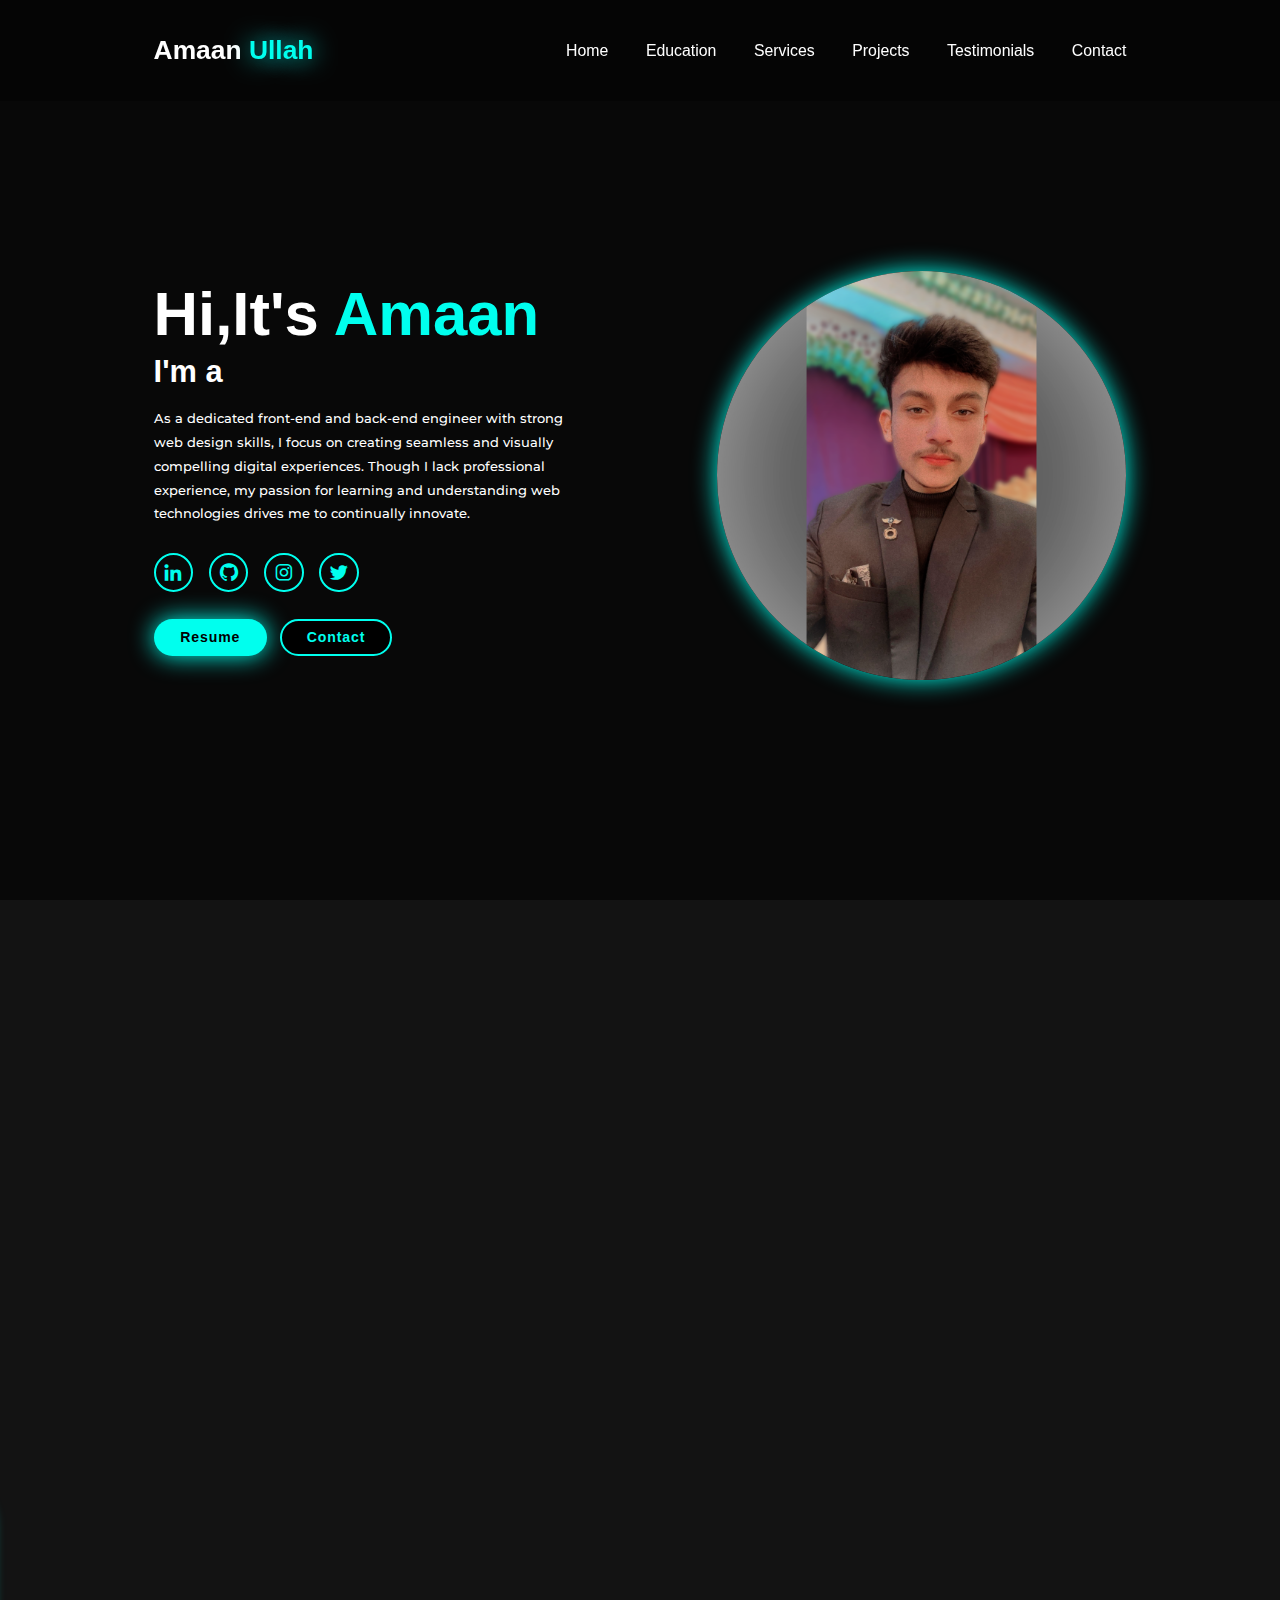
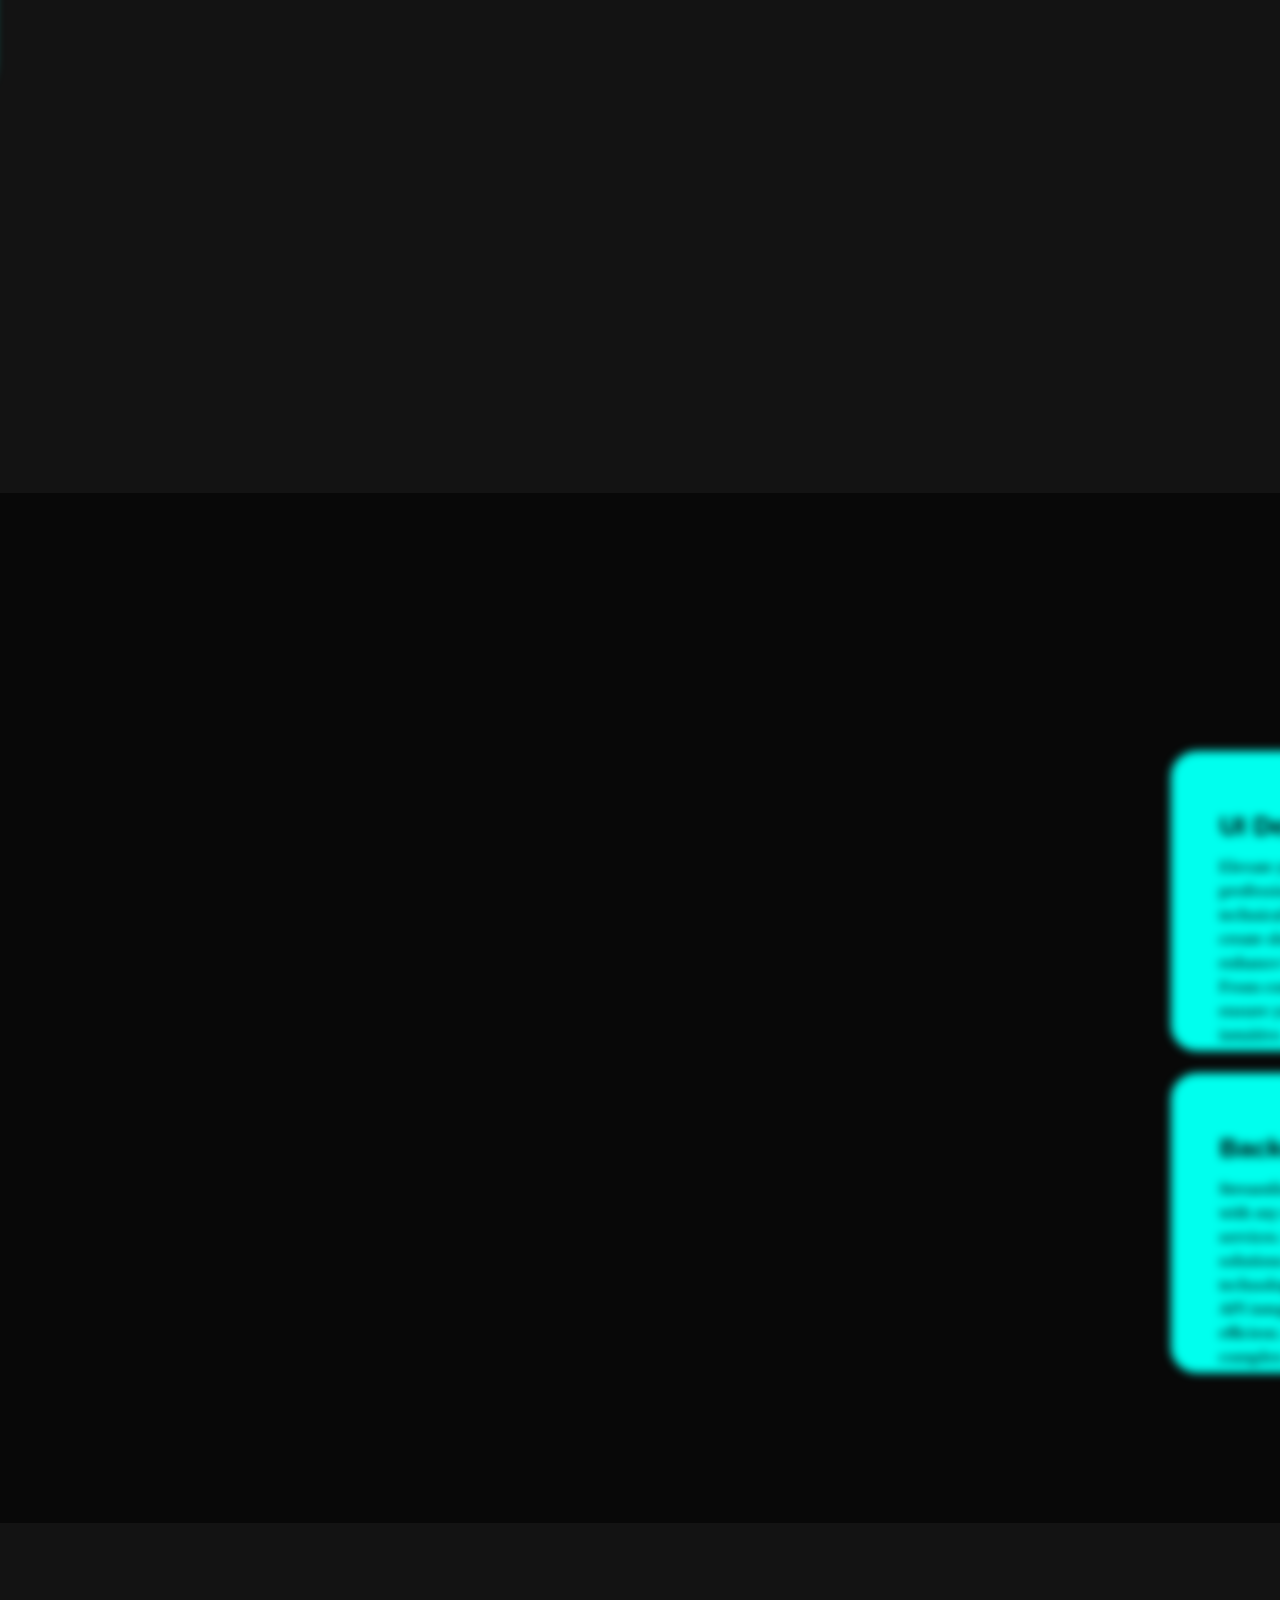
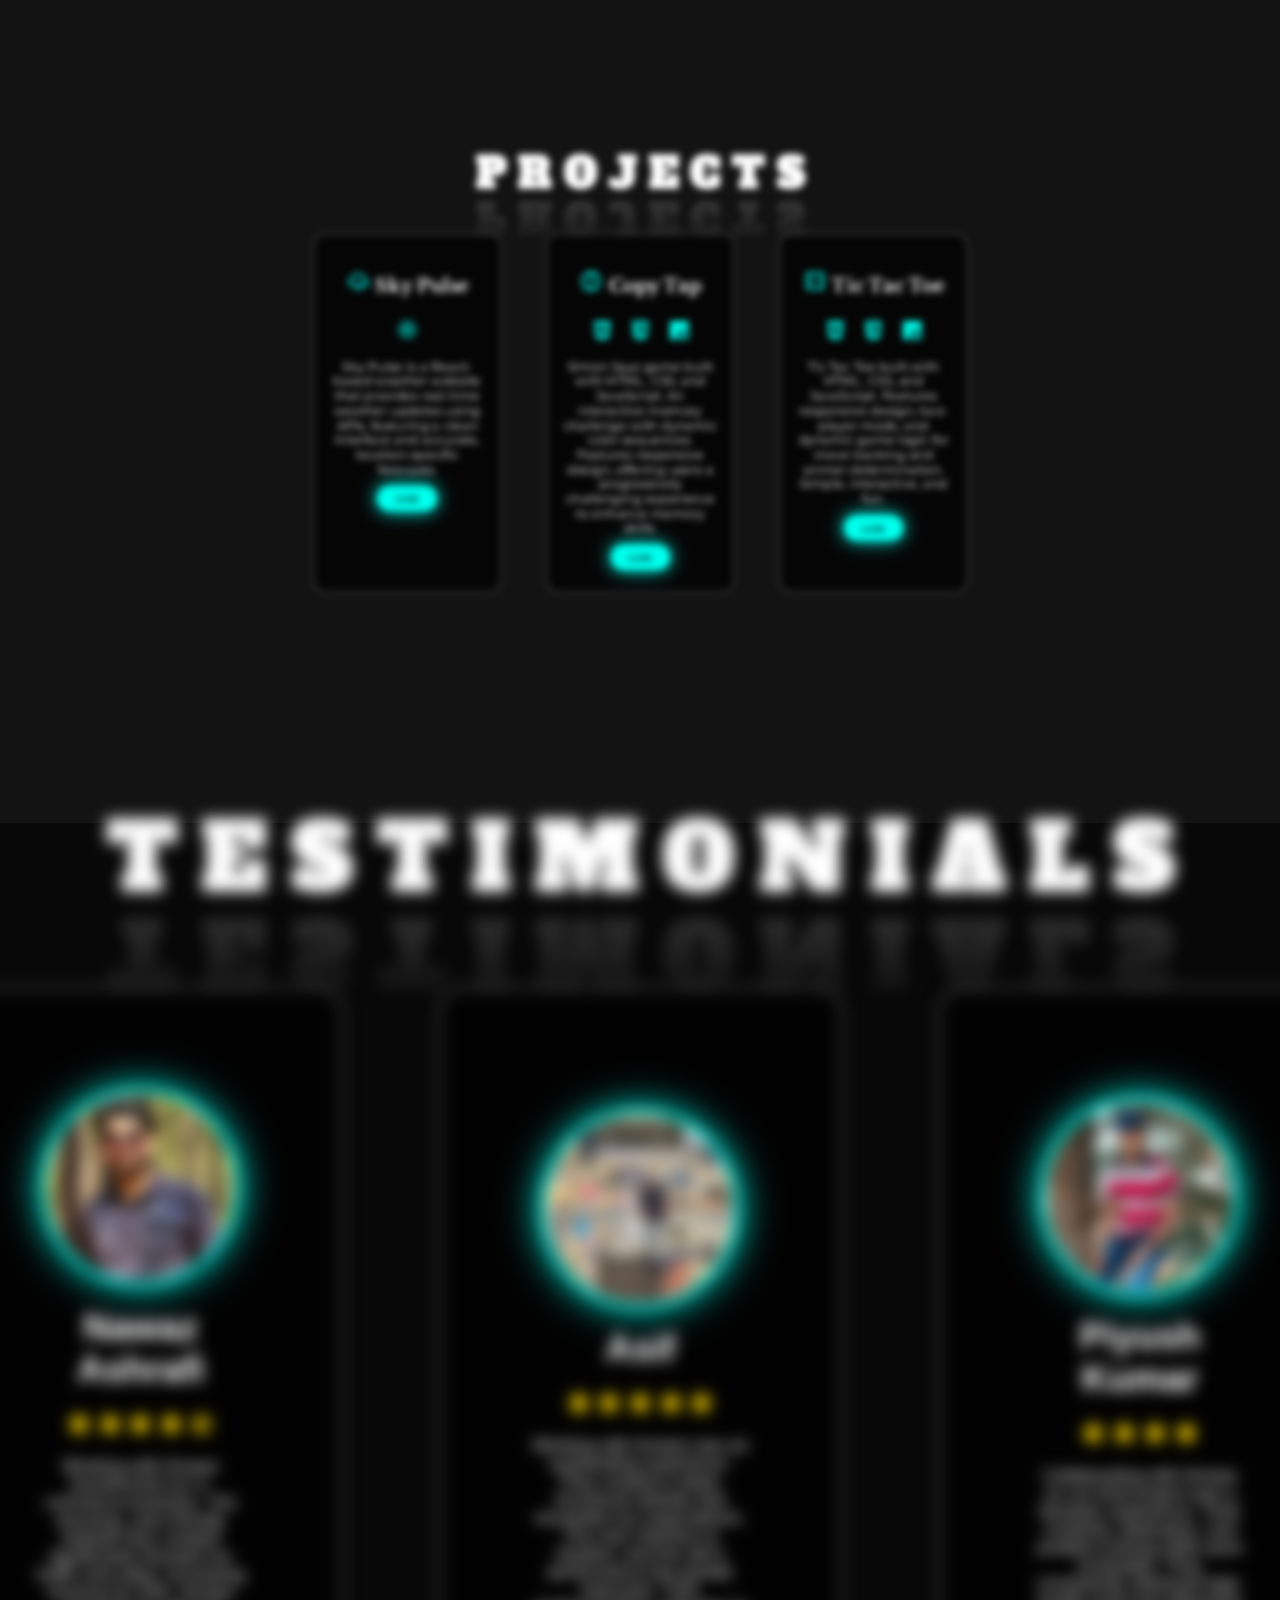
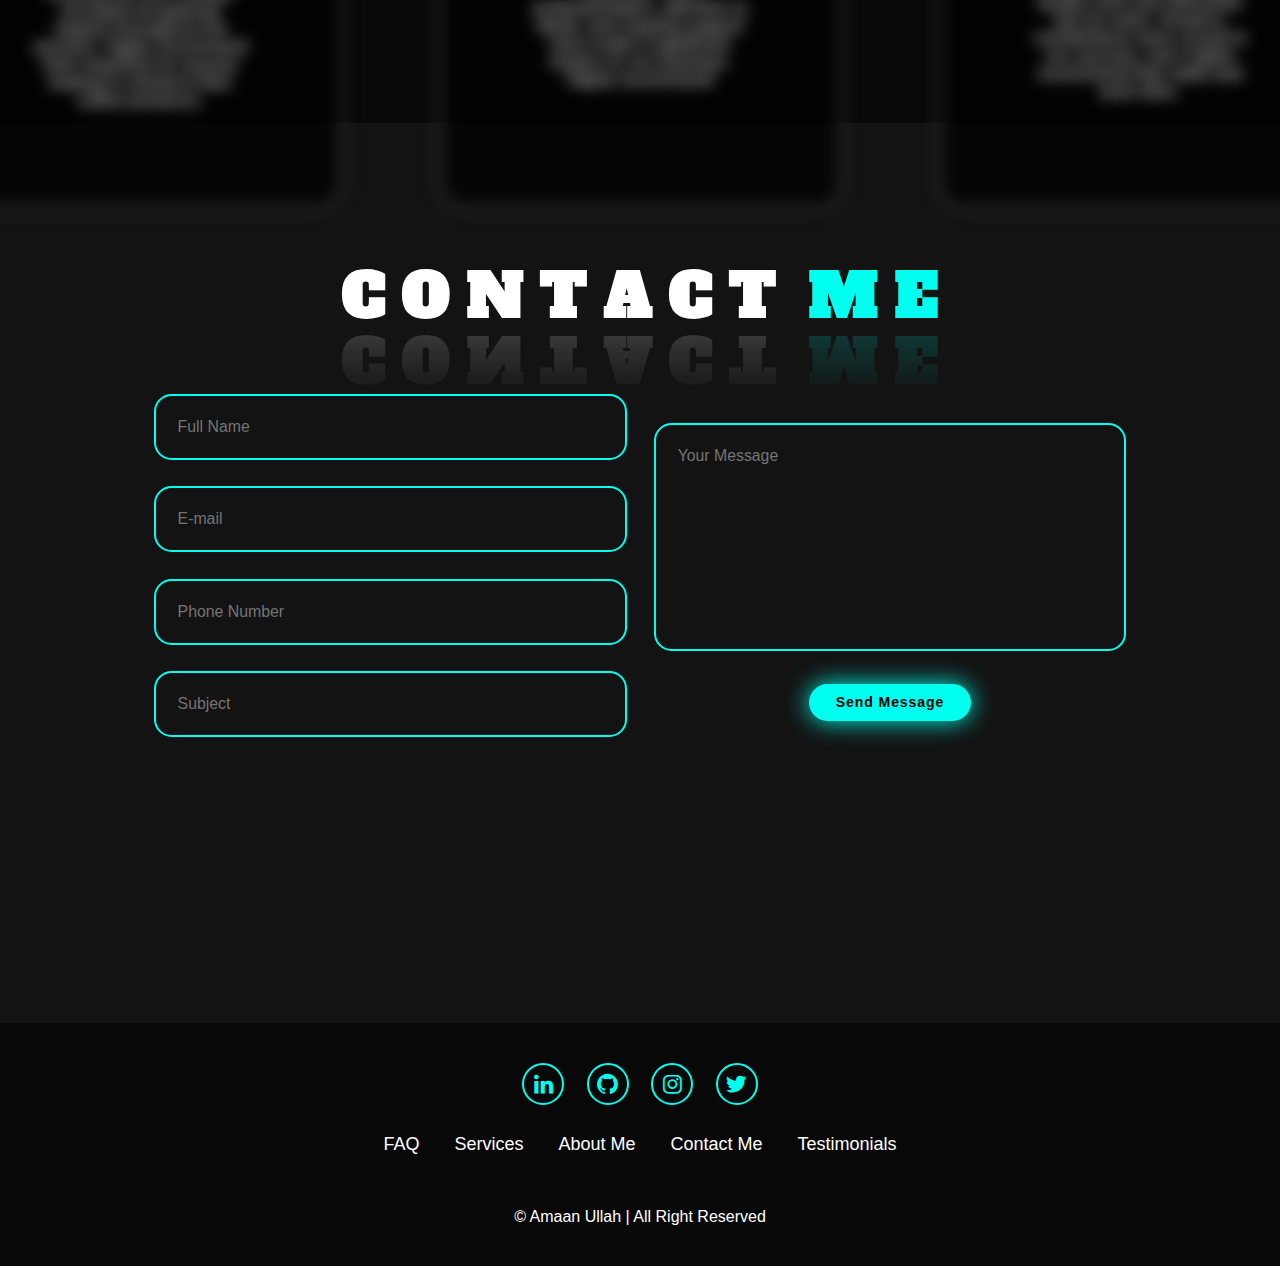
<file: index.html>
<!DOCTYPE html>
<html lang="en">
<head>
    <meta charset="UTF-8">
    <meta name="viewport" content="width=device-width, initial-scale=1.0">
    <title>Portfolio</title>
    <link rel="icon" href="assets/logo.png" type="image/x-icon">
    <link rel="stylesheet" href="style.css">
    <link href='https://unpkg.com/boxicons@2.1.4/css/boxicons.min.css' rel='stylesheet'>
    
</head>
<body>  
    
    <header class="header">
        <a href="home" class="logo">Amaan
        <span>Ullah</span></a>

        <i class='bx bx-menu' id="menu-icon"></i>

        <nav class="navbar">
            <a href="#home" >Home</a>
            <a href="#education">Education</a>
            <a href="#services">Services</a>
            <a href="#projects">Projects</a>
            <a href="#testimonials">Testimonials</a>
            <a href="#contact">Contact</a>
        </nav>
    </header>
    <section class="home" id="home">
            <div class="home-content">
                <h1>Hi,It's <span>Amaan</span></h1>
                <h3 class="text-animation">I'm a <span></span></h3>
                <p>As a dedicated front-end and back-end engineer with strong web design skills, I focus on creating seamless and visually compelling digital experiences. Though I lack professional experience, my passion for learning and understanding web technologies drives me to continually innovate.</p>
    
                <div class="social-icons">
                    <a href="https://www.linkedin.com/in/amaan-ullah-839866231/" target="_blank"><i class='bx bxl-linkedin'></i></box-icon></a>
                    <a href="https://github.com/Amaan-Ullah-10" target="_blank"><i class='bx bxl-github'></i></box-icon></a>
                    <a href="https://www.instagram.com/_a_m_a_a_n_1_0/?hl=en" target="_blank"><i class='bx bxl-instagram'></i></box-icon></a> 
                    <a href="https://x.com/Amaan_Ullah_10" target="_blank"><i class='bx bxl-twitter'></i></a>
                </div>
    
                <div class="btn-group">
                    <a href="./assets/Resume.pdf" target="_blank" class="btn">Resume</a>
                    <a href="#contact" class="btn">Contact</a>
                </div>
            </div>
                <div class="home-img">
                    <img src="assets/admin.png" alt="my image">
                </div>

    </section>

    <section class="education" id="education">
        
        <div class="sec">
            <h2 class="heading"><div class="waviy">
                <span style="--i:1">E</span>
                <span style="--i:2">D</span>
                <span style="--i:3">U</span>
                <span style="--i:4">C</span>
                <span style="--i:5">A</span>
                <span style="--i:6">T</span>
                <span style="--i:7">I</span>
                <span style="--i:8">O</span>
                <span style="--i:9">N</span>         
               </div></h2>
    
            <div class="timeline-items">
    
                <div class="timeline-item">
                    <div class="timeline-dot"></div>
                    <div class="timeline-date">2019</div>
                    <div class="timeline-content">
                        <h3>Grade 10</h3>
                        <p>I completed my 10th class from the State Board with a focus on the Science stream. This foundational education provided me with a strong understanding of core subjects like Physics, Chemistry, and Mathematics, setting the stage for my future studies in the field of Computer Science.</p>
                    </div>
                </div>
            
                <div class="timeline-item">
                    <div class="timeline-dot"></div>
                    <div class="timeline-date">2021</div>
                    <div class="timeline-content">
                        <h3>Grade 12</h3>
                        <p>I completed my 12th class with a focus on the Science stream. During this time, I not only deepened my knowledge in subjects like Physics, Chemistry, and Mathematics but also honed my teamwork and leadership skills. Working on group projects and leading various initiatives helped me develop the ability to collaborate effectively and guide teams towards achieving common goals.</p>
                    </div>
                </div>
            
                <div class="timeline-item">
                    <div class="timeline-dot"></div>
                    <div class="timeline-date">2025</div>
                    <div class="timeline-content">
                        <h3>University</h3>
                        <p>I am currently pursuing a B.Tech degree with a specialization in Computer Science at Abdul Kalam Technical University. This program is equipping me with advanced knowledge and skills in areas such as software development, algorithms, and data structures, preparing me for a successful career in the tech industry.</p>
                    </div>
                </div>
                
            </div>
            
        </div>
    </section>

    <section class="services" id="services">
       <div class="sec">
        <h2 class="heading"><div class="waviy">
            <span style="--i:1">S</span>
            <span style="--i:2">E</span>
            <span style="--i:3">R</span>
            <span style="--i:4">V</span>
            <span style="--i:5">I</span>
            <span style="--i:6">C</span>
            <span style="--i:7">E</span>
            <span style="--i:8">S</span>
         
           </div></h2>

        <div class="services-container">
            <div class="service-box">
                <div class="service-info">
                    <h4>UI Design</h4>
                    <p>Elevate your digital presence with my professional UI design services. Combining technical proficiency with design expertise, I create sleek, user-centric interfaces that enhance functionality and visual appeal. From complete overhauls to new designs, I ensure your application is both elegant and intuitive.</p>
                </div>
            </div>

            <div class="service-box">
                <div class="service-info">
                    <h4>Frontend Development</h4>
                    <p>Elevate your web experience with my front-end development services. I specialize in crafting responsive, high-performance user interfaces using the latest technologies. By focusing on clean, maintainable code and seamless user interactions, I ensure that your website not only looks great but also performs flawlessly across all devices.</p>
                </div>
            </div>

            <div class="service-box">
                <div class="service-info">
                    <h4>Backend Development</h4>
                    <p>Streamline your application’s functionality with my expert back-end development services. I build robust, scalable server-side solutions using modern frameworks and technologies. From database management to API integration, I ensure your system is efficient, secure, and capable of handling complex data processes with ease.</p>
                </div>
            </div>
        </div>

       </div>
    </section>
    <section class="projects" id="projects">
        <div class="sec">
            <div class="project-box">
                <h2 class="heading"><div class="waviy">
                    <span style="--i:1">P</span>
                    <span style="--i:2">R</span>
                    <span style="--i:3">O</span>
                    <span style="--i:4">J</span>
                    <span style="--i:5">E</span>
                    <span style="--i:6">C</span>
                    <span style="--i:7">T</span>
                    <span style="--i:8">S</span>
                 
                   </div></h2>
    
                <div class="wrapper">
                    <div class="project-item">
                        <h2><span><i class='bx bx-cloud-light-rain'></i></span>  Sky Pulse</h2>
                        <div class="code-logo">
                            <i class='bx bxl-react' ></i>
                        </div>
                        <p>Sky Pulse is a React-based weather website that provides real-time weather updates using APIs, featuring a clean interface and accurate, location-specific forecasts.</p>
                        <a href="https://sky-pulse.onrender.com/" target="_blank">
                            <button>Link</button>
                        </a>
                    </div>
                    
                    <div class="project-item">
                        <h2><span><i class='bx bx-brain' ></i></span>  Copy Tap</h2>
                        <div class="code-logo">
                            <i class='bx bxl-html5'></i>
                            <i class='bx bxl-css3' ></i>
                            <i class='bx bxl-javascript' ></i>
                        </div>
                        <p>Simon Says game built with HTML, CSS, and JavaScript. An interactive memory challenge with dynamic color sequences. Features responsive design, offering users a progressively challenging experience to enhance memory skills.</p>
                        <a href="https://copy-tap.onrender.com/" target="_blank">
                            <button>Link</button>
                        </a>
                    </div>
    
                    <div class="project-item">
                        <h2><span><i class='bx bx-dice-6' ></i></span>  Tic Tac Toe</h2>
                        <div class="code-logo">
                            <i class='bx bxl-html5'></i>
                            <i class='bx bxl-css3' ></i>
                            <i class='bx bxl-javascript' ></i>
                        </div>
                        <p>Tic Tac Toe built with HTML, CSS, and JavaScript. Features responsive design, two-player mode, and dynamic game logic for move tracking and winner determination. Simple, interactive, and fun.</p>
                        <a href="https://tic-tac-toe-gfy3.onrender.com" target="_blank" >
                            <button>Link</button>
                        </a>
                        
                    </div>
                </div>
            </div>
        </div>
    </section>
    <section class="testimonials" id="testimonials">
       <div class="sec">
         
        <div class="testimonials-box">
            <h2 class="heading"><div class="waviy">
                <span style="--i:1">T</span>
                <span style="--i:2">E</span>
                <span style="--i:3">S</span>
                <span style="--i:4">T</span>
                <span style="--i:5">I</span>
                <span style="--i:6">M</span>
                <span style="--i:7">O</span>
                <span style="--i:8">N</span>
                <span style="--i:9">I</span>
                <span style="--i:10">A</span>
                <span style="--i:10">L</span>
                <span style="--i:10">S</span>
             
               </div></h2>

            <div class="wrapper">
                <div class="testimonial-item" >
                    <img src="assets/img2.png" alt="">
                    <h2>Nawaz Ashrafi</h2>
                    <div class="rating">
                        <i class='bx bxs-star' id="star"></i>
                        <i class='bx bxs-star' id="star"></i>
                        <i class='bx bxs-star' id="star"></i>
                        <i class='bx bxs-star' id="star"></i>
                        <i class='bx bxs-star-half' id="star"></i>
                    </div>
                    <p>Working with Amaan transformed our e-commerce business. The stunning, user-friendly website they created significantly boosted our traffic and sales, increasing revenue by 20%. Amaan provided exceptional support throughout the process. Highly recommend their expertise for anyone looking to enhance their online presence.</p>
                </div>

                <div class="testimonial-item">
                    <img src="assets/img3.png" alt="">
                    <h2>Asif</h2>
                    <div class="rating">
                        <i class='bx bxs-star' id="star"></i>
                        <i class='bx bxs-star' id="star"></i>
                        <i class='bx bxs-star' id="star"></i>
                        <i class='bx bxs-star' id="star"></i>
                        <i class='bx bxs-star' id="star"></i>
                    </div>
                    <p>Working with Amaan was an outstanding experience. They created a sleek, functional website that exceeded our expectations. The user interface is intuitive, and the site’s performance has greatly improved. Their professionalism, attention to detail, and ongoing support have made a significant impact on our business. Highly recommend!</p>
                </div>

                <div class="testimonial-item">
                    <img src="assets/img1.png" alt="" >
                    <h2>Piyush Kumar</h2>
                    <div class="rating">
                        <i class='bx bxs-star' id="star"></i>
                        <i class='bx bxs-star' id="star"></i>
                        <i class='bx bxs-star' id="star"></i>
                        <i class='bx bxs-star' id="star"></i>
                    </div>
                    <p>Collaborating with Amaan on our final project was a fantastic experience. Their creativity, dedication, and problem-solving skills were invaluable. They consistently delivered high-quality work and effectively led our team. Amaan's contributions were crucial to our success, and I highly recommend their skills and work ethic.</p>
                </div>
            </div>
        </div>
       </div>

    </section>

    <section class="contact" id="contact">
        <h2 class="heading"><div class="waviy">
            <span style="--i:1">C</span>
            <span style="--i:2">O</span>
            <span style="--i:3">N</span>
            <span style="--i:4">T</span>
            <span style="--i:5">A</span>
            <span style="--i:6">C</span>
            <span style="--i:7">T</span>
            <span style="--i:8"> </span>
            <span class="highlight" style="--i:9">M</span>
            <span class="highlight" style="--i:10">E</span>
         
           </div></h2>

        <form action="https://api.web3forms.com/submit" method="POST">
            <input type="hidden" name="access_key" value="42894289-cd5b-43a2-b46a-06b6f219d71a">
            <div class="input-group">
                <div class="input-box">
                    <input type="text" placeholder="Full Name" name="Name">
                    <input type="email" placeholder="E-mail" name="Email">
                </div>
                <div class="input-box">
                    <input type="number" placeholder="Phone Number" name="Number">
                    <input type="text" placeholder="Subject" name="Subject">
                </div>
            </div>

            <div class="input-group-2">
                <textarea  id="" cols="30" rows="10" placeholder="Your Message" name="Message"></textarea>
                <button type="submit" class="btn">Send Message</button>
            </div>

        </form>

    </section>

    <footer class="footer">
        <div class="social">
            <a href="https://www.linkedin.com/in/amaan-ullah-839866231/"><i class='bx bxl-linkedin'></i></box-icon></a>
                <a href="https://github.com/Amaan-Ullah-10"><i class='bx bxl-github'></i></box-icon></a>
                <a href="https://www.instagram.com/_a_m_a_a_n_1_0/?hl=en"><i class='bx bxl-instagram'></i></box-icon></a> 
                <a href="https://x.com/Amaan_Ullah_10"><i class='bx bxl-twitter'></i></a>
        </div>

        <ul class="list">
            <li>
                <a href="./faq.html">FAQ</a>
            </li>
            <li>
                <a href="#services">Services</a>
            </li>
            <li>
                <a href="#">About Me</a>
            </li>
            <li>
                <a href="#contact">Contact Me</a>
            </li>
            <li>
                <a href="#testimonials">Testimonials</a>
            </li>
        </ul>
        <p class="copyright">
            © Amaan Ullah | All Right Reserved
        </p>
    </footer>

    <script src="script.js"></script>
</body>
</html>
</file>
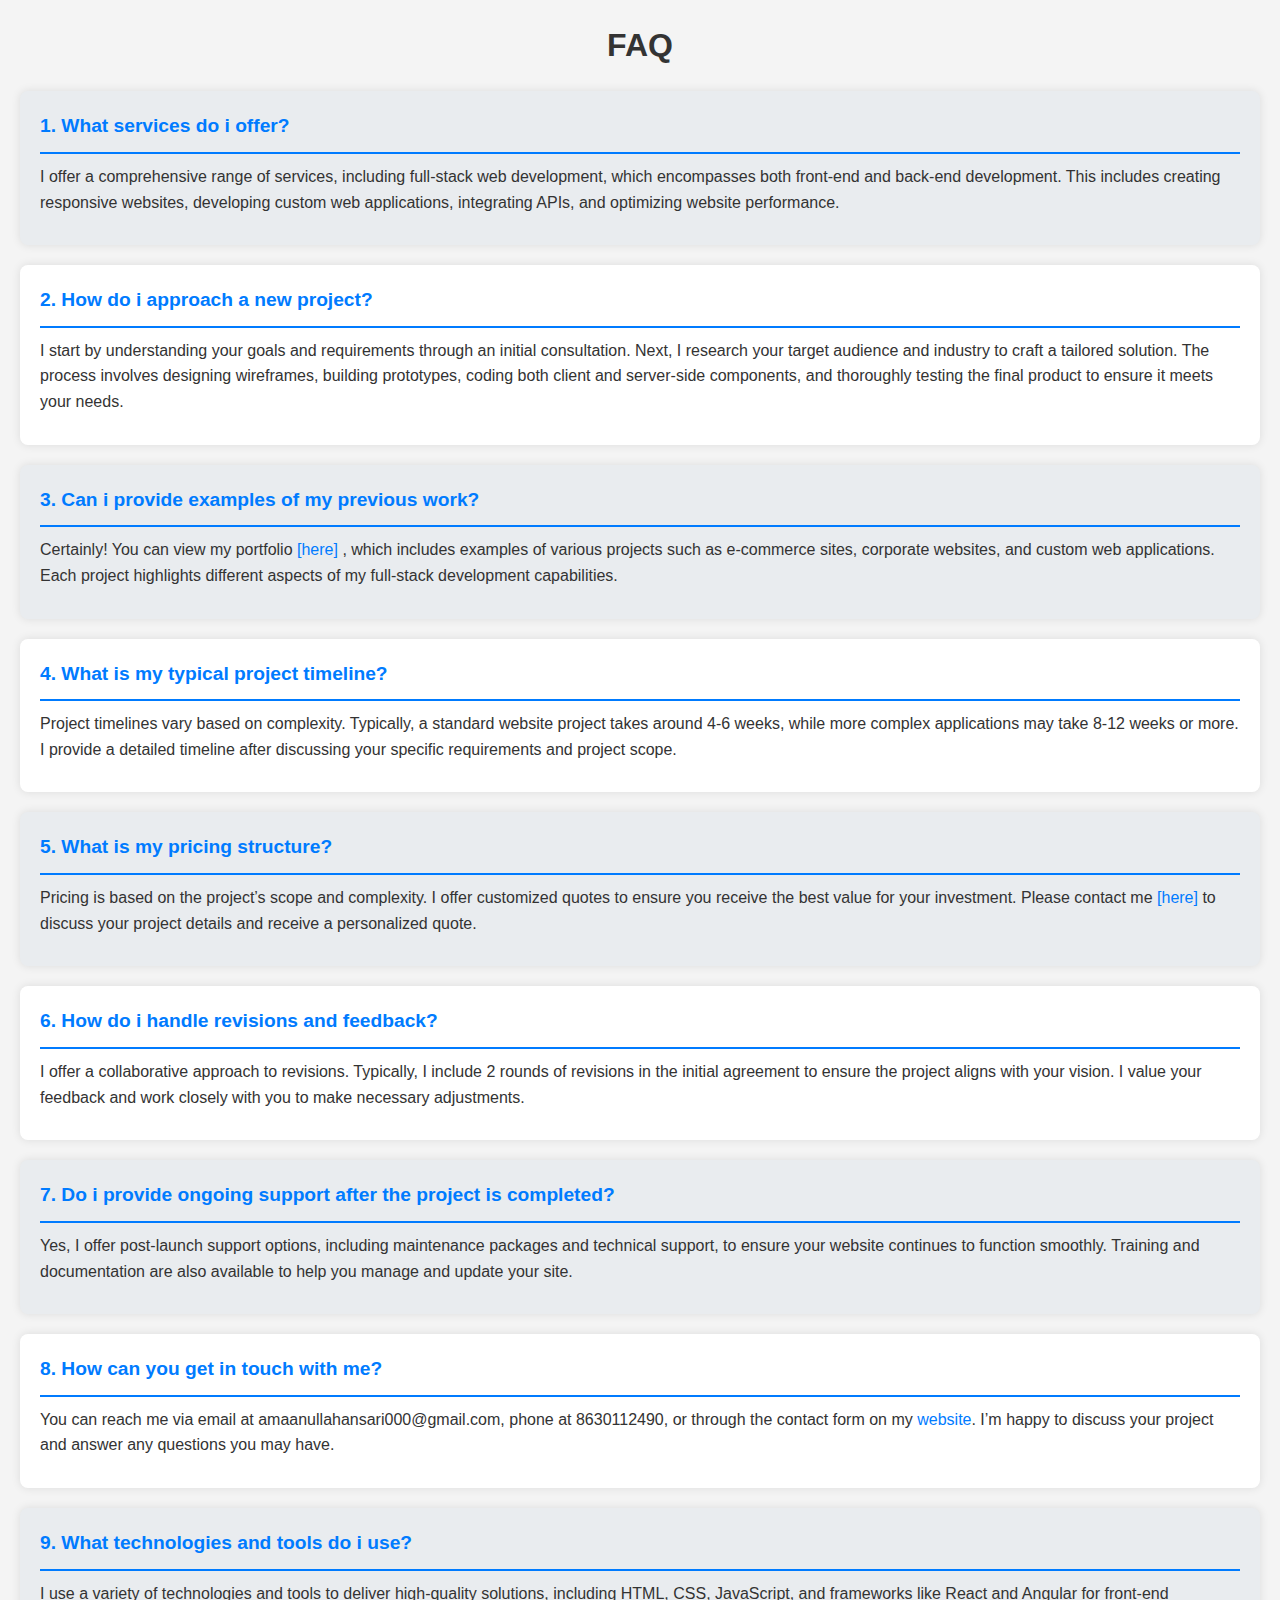
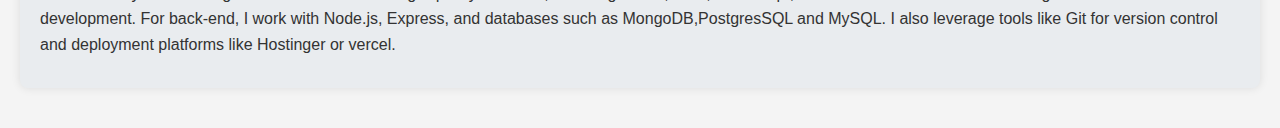
<file: faq.html>
<!DOCTYPE html>
<html lang="en">
<head>
    <meta charset="UTF-8">
    <meta name="viewport" content="width=device-width, initial-scale=1.0">
    <title>FAQ</title>
    <link rel="stylesheet" href="./faq.css">
</head>
<body>
    <h1>FAQ</h1>
    <div class="even">
        <h3>1. What services do i offer?</h3>
        <p>I offer a comprehensive range of services, including full-stack web development, which encompasses both front-end and back-end development. This includes creating responsive websites, developing custom web applications, integrating APIs, and optimizing website performance.</p>
    </div>
    <div class="odd">
        <h3>2. How do i approach a new project?
        </h3>
        <p>I start by understanding your goals and requirements through an initial consultation. Next, I research your target audience and industry to craft a tailored solution. The process involves designing wireframes, building prototypes, coding both client and server-side components, and thoroughly testing the final product to ensure it meets your needs.</p>
    </div>
    <div class="even">
        <h3>3. Can i provide examples of my previous work?        </h3>
        <p>Certainly! You can view my portfolio <a href="./index.html#projects">[here]</a> , which includes examples of various projects such as e-commerce sites, corporate websites, and custom web applications. Each project highlights different aspects of my full-stack development capabilities.

        </p>
    </div>
    <div class="odd">
        <h3>4. What is my typical project timeline?</h3>
        <p>Project timelines vary based on complexity. Typically, a standard website project takes around 4-6 weeks, while more complex applications may take 8-12 weeks or more. I provide a detailed timeline after discussing your specific requirements and project scope.</p>
    </div>
    <div class="even">
        <h3>5. What is my pricing structure?</h3>
        <p>Pricing is based on the project’s scope and complexity. I offer customized quotes to ensure you receive the best value for your investment. Please contact me <a href="./index.html#contact">[here]</a>  to discuss your project details and receive a personalized quote.</p>
    </div>
    <div class="odd">
        <h3>6. How do i handle revisions and feedback?</h3>
        <p>I offer a collaborative approach to revisions. Typically, I include 2 rounds of revisions in the initial agreement to ensure the project aligns with your vision. I value your feedback and work closely with you to make necessary adjustments.</p>
    </div>
    <div class="even">
        <h3>7. Do i provide ongoing support after the project is completed?</h3>
        <p>Yes, I offer post-launch support options, including maintenance packages and technical support, to ensure your website continues to function smoothly. Training and documentation are also available to help you manage and update your site.

        </p>
    </div>
    <div class="odd">
        <h3>8. How can you get in touch with me?</h3>
        <p>You can reach me via email at amaanullahansari000@gmail.com, phone at 8630112490, or through the contact form on my  <a href="./index.html#contact">website</a>. I’m happy to discuss your project and answer any questions you may have.</p>
    </div>
    <div class="even">
        <h3>9. What technologies and tools do i use?</h3>
        <p>I use a variety of technologies and tools to deliver high-quality solutions, including HTML, CSS, JavaScript, and frameworks like React and Angular for front-end development. For back-end, I work with Node.js, Express, and databases such as MongoDB,PostgresSQL and MySQL. I also leverage tools like Git for version control and deployment platforms like Hostinger or vercel.</p>
    </div>
</body>
</html>
</file>
<file: style.css>
@import url('https://fonts.googleapis.com/css2?family=Alfa+Slab+One&display=swap');
@import url('https://fonts.googleapis.com/css2?family=Montserrat:ital,wght@0,100..900;1,100..900&display=swap');
@import url('https://fonts.googleapis.com/css2?family=EB+Garamond:ital,wght@0,400..800;1,400..800&family=Montserrat:ital,wght@0,100..900;1,100..900&display=swap');
@import url('https://fonts.googleapis.com/css2?family=EB+Garamond:ital,wght@0,400..800;1,400..800&family=Libre+Baskerville:ital,wght@0,400;0,700;1,400&family=Montserrat:ital,wght@0,100..900;1,100..900&family=Romanesco&display=swap');




.waviy {
  position: relative;
  -webkit-box-reflect: below -20px linear-gradient(transparent, rgba(0,0,0,.2));
  font-size: 60px;
}
.waviy span {
  font-family: 'Alfa Slab One', cursive;
  position: relative;
  display: inline-block;
  color: #fff;
  text-transform: uppercase;
  animation: waviy 1s infinite;
  animation-delay: calc(.1s * var(--i));
  
}
@keyframes waviy {
  0%,40%,100% {
    transform: translateY(0)
  }
  20% {
    transform: translateY(-20px)
  }
}
.heading>.waviy>.highlight{
    color: var(--main-color);
}


*{
    margin: 0;
    padding: 0;
    box-sizing: border-box;
    text-decoration: none;
    border: none;
    outline: none;
    scroll-behavior: smooth;
    font-family: "Poppins",sans-serif;
}
:root{
    --bg-color:#080808;
    --second-bg-color:#131313;
    --text-color:white;
    --main-color:#00ffee;
}

html{
    font-size: 60%;
    overflow-x:hidden;
}
body{
    background: var(--bg-color);
}
.header{
    position: fixed;
    top: 0;
    left: 0;
    width: 100%;
    padding:4rem 12% 4rem;
    background: rgba(0, 0, 0, 0.3);
    backdrop-filter:blur(10px);
    display: flex;
    justify-content: space-between;
    align-items: center;
    z-index: 5;
}
.logo{
    font-size: 3rem;
    color: var(--text-color);
    font-weight: 800;
    cursor:pointer;
    transition:0.3 ease;
}
.logo:hover{
    animation: rotate 4s ease-in-out  ;
}
@keyframes rotate{
    0%{}
    50%{
        scale: 2;
    }
    100%{
        transform: rotateX(0deg) rotateY(360deg);
    }
}
.logo span{
    text-shadow:0 0 25px var(--main-color);
}
.navbar a{
    font-size: 1.8rem;
    color: var(--text-color);
    margin-left:4rem;
    font-weight: 500;
    transition: 0.3 ease;
    border-bottom: 3px solid transparent;
}
.navbar a:hover,
.navbar a.active{
    color:var(--main-color);
    border-bottom:3px solid var(--main-color);
}
#menu-icon{
    font-size: 3.6rem;
    color:var(--main-color);
    display: none;
}
section{
    min-height: 100vh;
    padding: 10rem 12% 10rem;
}
.home{
    display: flex;
    align-items: center;
    justify-content: center;
    gap: 15rem;
}

.home-content{
    display: flex;
    flex-direction: column;
    align-items: baseline;
    text-align: left;
    justify-content: center;
    margin-top: 3rem;
}
span{
    color: var(--main-color);
}
.logo span{
    color:var(--main-color);
}
.home-content h3{
    margin-bottom: 2rem;
    margin-top: 1rem;
    font-size:3.5rem ;
    color: white;
}
.home-content h1{
    font-size: 7rem;
    font-weight: 700;
    margin-top: 1.5rem;
    line-height:1;
    color: white;
}
.home-img{
    border-radius: 50%;
}
.home-img img{
    position: relative;
    top: 3rem;
    width: 32vw;
    border-radius: 50%;
    box-shadow: 0 0 25px var(--main-color);
    cursor: pointer;
    transition: 0.4s ease-in-out;
}
.home-img img:hover{
    box-shadow: 0 0 25px var(--main-color),
    0 0 50px var(--main-color),
    0 0 100px var(--main-color);
}
.home-content p{
    font-size:1.5rem;
    font-weight: 500;
    line-height: 1.8;
    max-width: 1000px;
    color: white;
    font-family: "Montserrat", sans-serif;
}
.social-icons a{
    display: inline-flex;
    justify-content: center;
    align-items: center;
    width: 4.5rem;
    height: 4.5rem;
    background: transparent;
    border:2px solid var(--main-color);
    font-size: 2.5rem;
    border-radius:50%;
    color: var(--main-color);
    margin: 3rem 1.5rem 3rem 0;
    transition: 0.3s ease-in-out;
}
.social-icons a:hover{
    color: var(--text-color);
    transform: scale(1.3)translateY(-5px);
    box-shadow: 0 0 25px var(--main-color);
    background-color: var(--main-color);
}
.btn{
    display: inline-block;
    padding: 1rem 2.8rem ;
    background: var(--main-color) ;
    box-shadow: 0 0 25px var(--main-color);
    border-radius: 4rem;
    font-size: 1.6rem;
    color: black;
    border: 2px solid transparent;
    letter-spacing: 0.1rem;
    font-weight: 600;
    transition: 0.3s ease-in-out;
    cursor: pointer;
}
.btn:hover{
    transform: scale(1.05);
    box-shadow: 0 0 50px var(--main-color);
}
.btn-group{
    display: flex;
    align-items: center;
    gap: 1.5rem;
}
.btn-group a:nth-of-type(2){
    background-color: black;
    color: var(--main-color);
    border: 2px solid var(--main-color);
    box-shadow: 0 0 25px transparent;
}
.btn-group a:nth-of-type(2):hover{
    box-shadow: 0 0 25px var(--main-color);
    background-color: var(--main-color);
    color: black;
}
.text-animation{
    font-weight: 600;
    font-size: 34px;
    min-width: 200px;
}
.text-animation span{
    position: relative;
}
.text-animation span::before{
    content: "Web Developer";
    color: var(--main-color);
    animation: words 20s infinite;
}
.text-animation span::after{
    content:"";
    background-color: var(--bg-color);
    position: absolute;
    width: calc(100% + 8px);
    height: 100%;
    border-left: 3px solid var(--bg-color);
    right: -8px;
    animation: cursor 0.6s infinite,typing 20s steps(14) infinite;
}
@keyframes cursor{
    to{
        border-left:2px solid var(--main-color);
    }
}
@keyframes words{
    0%,
    20%{
        content: "Frontend Developer";
    }
    21%,
    40%{
        content: "Web Designer";
    }
    41%,
    60%{
        content: "Backend Developer";
    }
    61%,
    80%{
        content: "MERN Developer";
    }
    81%,
    100%{
        content: "Software Engineer";
    }
}
@keyframes typing{
    10%,
    15%,
    30%,
    35%,
    50%,
    55%,
    70%,
    75%,
    90%,
    95%{
        width:0;
    }
    5%,
    20%,
    40%,
    60%,
    65%,
    80%,
    85%{
        width: calc(100% + 8px);
    }
}
.heading{
    font-size: 8rem;
    text-align: center;
    margin: 5rem 0;
    color: white;
}
.timeline-item{
    color: white;
}

.education{
    padding: 100px 15px;
    background: var(--second-bg-color);
}
.education h2{
    margin-bottom: 5rem;
}
.timeline-items{
    max-width: 1200px;
    margin:auto;
    display: flex;
    flex-wrap: wrap;
    position: relative;
}
.timeline-items::before{
    content: "";
    position: absolute;
    width: 5px;
    height: 100%;
    background-color: var(--main-color);
    left: calc(50% - 1px);
}
.timeline-item{
    margin-bottom:40px ;
    width: 100%;
    position: relative;
}
.timeline-item:last-child{
    margin-bottom: 0;
}
.timeline-item:nth-child(odd){
    padding-right: calc(50% + 30px);
    text-align: right;
}
.timeline-item:nth-child(even){
    padding-left: calc(50% + 30px);
}
.timeline-dot{
    height: 21px;
    width: 21px;
    background-color: var(--main-color);
    box-shadow: 0 0 25px var(--main-color),
                0 0 50px var(--main-color);
    position: absolute;
    left: calc(50% - 8px);
    border-radius: 50%;
    top: 10px;
}
.timeline-date{
    font-size: 20px;
    font-weight: 800;
    color: white;
    margin: 6px 0 15px;
    font-family: "Libre Baskerville", serif;
}
.timeline-content{
    background-color: var(--bg-color);
    border: 3px solid var(--main-color);
    padding: 30px 50px ;
    border-radius: 4rem;
    box-shadow: 0 0 10px var(--main-color);
    cursor: pointer;
    transition: 0.3s ease-in-out;
}
.timeline-content:hover{
    transform: scale(1.05);
    box-shadow: 0 0 25px var(--main-color);
}
.timeline-content h3{
    font-size: 20px;
    color: white;
    margin: 0 0 10px;
    font-weight: 500;
    font-family: "Libre Baskerville", serif;
}
.timeline-content p{
    color: white;
    font-size: 16px;
    font-weight: 300;
    line-height: 22px;
    font-family: "EB Garamond", serif;
}

::-webkit-scrollbar{
    width: 15px;
}
::-webkit-scrollbar-thumb{
    background-color: var(--main-color);
}
::-webkit-scrollbar-track{
    background-color: var(--bg-color);
    width: 50px;
}
.services{
    background: var(--bg-color);
    color: black;
}
.services h2{
    margin-bottom:5rem;
    color: white;
}
.services-container{
    display: grid;
    grid-template-columns: repeat(2,1fr);
    align-items: center;
    gap: 2.5rem;
}
.service-box{
    background-color: var(--main-color);
    height: 300px;
    border-radius: 3rem;
    border: 5px solid transparent;
    cursor: pointer;
    transition: 0.4s ease-in-out;
}
.service-box:hover{
    background: white;
    color: black;
    border: 5px solid var(--main-color);
    transform: scale(1.03);
}
.service-box .service-info{
    display: flex;
    flex-direction: column;
    text-align: left;
    max-height: 200px;
    justify-content: left;
    align-items: baseline;
    padding: 5rem 5rem;
}
.service-info h4{
    font-size: 3rem;
    font-weight: 800;
    line-height: 2;
    margin-bottom: .4rem;
}
.service-info p{
    font-size: 1.6rem;
    font-weight: 600;
    max-width: 100%;
    line-height: 1.7;
    margin: auto;
    font-family: "Libre Baskerville", serif;
}

.projects{
    background: var(--second-bg-color);
}
.project-box{
    background-size:cover ;
    display: flex;
    align-items: center;
    justify-content: center;
    flex-direction: column;
}
.projects .heading{
    margin-bottom: 5rem;
}
.project-item{
    min-height: 450px;
    max-width: 650px;
    background: rgba(0, 0, 0, 0.7);
    border: 3px solid rgba(238, 238, 238, 0.2);
    border-radius: 2rem;
    margin: 0 2rem;
    padding: 30px 20px;
    display: flex;
    flex-direction: column;
    text-align: center;
    gap: 1.5rem;
    color: white;
    transition: 0.4s ease-in-out;
}
.project-item:hover{
    box-shadow: 0 0 50px var(--main-color);
}
.project-item h2{
    margin-top: 2rem;
    font-size: 3rem;
    margin-bottom: 1rem ;
    font-family: "Libre Baskerville", serif;
}
.project-item h2>span{
    font-size: 4rem;  
}
.code-logo{
    color: var(--main-color);
    transition: 0.3s ease-in-out;
    margin: 1rem ;
}
.code-logo>i{
    font-size: 4rem;
    margin: 0 1rem;
}
.project-item p{
    font-size: 2rem;
    font-family: "Montserrat", sans-serif;
}
.project-item button{
    padding: 1rem 2.8rem ;
    background: var(--main-color) ;
    box-shadow: 0 0 25px var(--main-color);
    border-radius: 4rem;
    font-size: 1.6rem;
    color: black;
    border: 2px solid transparent;
    letter-spacing: 0.1rem;
    font-weight: 600;
    transition: 0.3s ease-in-out;
    cursor: pointer;

}
.project-item button:hover{
    transform: scale(1.05);
    box-shadow: 0 0 50px var(--main-color);
    color: white;
    background: var(--bg-color);
}

.testimonials{
    background: var(--bg-color);
}
.testimonials-box{
    background-size:cover ;
    display: flex;
    align-items: center;
    justify-content: center;
    flex-direction: column;
}
.testimonials .heading{
    margin-bottom: 5rem;
}
.testimonials-box img{
    width: 15rem;
    border-radius: 50%;
    border: 3px solid var(--main-color);
    box-shadow: 0 0 25px var(--main-color);
}
.wrapper{
    display: grid;
    grid-template-columns: repeat(3,1fr);
    gap: 3rem;
}
.testimonial-item{
    min-height: 550px;
    max-width: 450px;
    background: rgba(0, 0, 0, 0.7);
    border: 3px solid rgba(238, 238, 238, 0.2);
    border-radius: 2rem;
    margin: 0 2rem;
    padding: 30px 60px;
    cursor: pointer;
    display: flex;
    flex-direction: column;
    align-items: center;
    justify-content: center;
    text-align: center;
    gap: 1.5rem;
    color: white;
    transition: 0.4s ease-in-out;
}
.testimonial-item:hover{
    border: 3px solid var(--main-color);
    transform: translateY(-10px)scale(1.03);
    box-shadow: 0 0 50px var(--main-color);
}
.testimonial-item h2{
    font-size: 2.8rem;
}
.testimonial-item p{
    font-size: 1.3rem;
}
#star{
    color: gold;
    font-size:2rem ;
}
.contact{
    background-color: var(--second-bg-color);
}
.contact h2{
    margin-bottom: 3rem;
    color: white;
}
.contact form{
    display: flex;
    align-items: center;
    justify-content: center;
    gap: 3rem;
    margin: 5rem auto;
    text-align: center;
}
.contact form .input-box{
    display: flex;
    justify-content: center;
    flex-wrap: wrap;
}
.contact form .input-box input,
.contact form textarea{
    width: 100%;
    padding: 2.5rem;
    font-size: 1.8rem;
    color: var(--text-color);
    background-color: var(--second-bg-color);
    border-radius: 2rem;
    border: 2px solid var(--main-color);
    margin: 1.5rem 0;
    resize: none;
}
.contact form .btn{
    margin-top: 2rem ;
}
.footer{
    position: relative;
    bottom: 0;
    width: 100%;
    padding: 40px 0;
    background-color: var(--bg-color);
}
.footer .social{
    text-align: center;
    padding-bottom:25px;
    color: var(--main-color);
}
.footer .social a{
    font-size: 25px;
    color: var(--main-color);
    border: 2px solid var(--main-color);
    width: 42px;
    height: 42px; 
    line-height: 42px;
    display: inline-block;
    text-align: center;
    border-radius: 50%;
    margin: 0 10px;
    transition: 0.3s ease-in-out;
}
.footer .social a:hover{
    transform: scale(1.2)translateY(-10px);
    background-color: var(--main-color);
    color: black;
    box-shadow: 0 0 25px var(--main-color);
}
.footer ul{
    margin-top: 0;
    padding: 0;
    font-size: 18px;
    line-height: 1.6;
    margin-bottom: 0;
    text-align: center;
}
.footer ul li a{
    color: white;
    border-bottom: 3px solid transparent;
    transition: 0.3s ease-in-out;
}
.footer ul li a:hover{
    border-bottom: 3px solid var(--main-color);
}
.footer ul li{
    display: inline-block;
    padding: 0 15px;
}
.footer .copyright{
    margin-top: 50px;
    text-align: center;
    font-size: 16px;
    color: white;
}

@media(max-width:1285px){
    html{
        font-size:55%;
    }
    .services-container{
        padding-bottom:7rem;
        grid-template-columns: repeat(2,1fr);
        margin: 0 5rem;
    }
}
@media(max-width:991px){
    header{
        padding:2rem 3%;
    }
    section{
        padding: 10rem 3% 2rem;
    }
    .timeline-items::before{
        left: 7px;
    }
    .timeline-item:nth-child(odd){
        padding-right:0 ;
        text-align: left;
    }
    .timeline-item:nth-child(odd),
    .timeline-item:nth-child(even){
        padding-left: 37px;
    }
    .timeline-dot{
        left:0;
    }
    .services{
        padding-bottom: 7rem;
    }
    .projects .wrapper{
        grid-template-columns: repeat(1,1fr);
    }

    .testimonials .wrapper{
        grid-template-columns: repeat(1,1fr);
    }
    .contact form{
        flex-direction: column;
    }
    .footer{
        padding: 2rem 3%;
    }   
}
@media(max-width:895px){
    #menu-icon {
        display: block;
    }
    .navbar{
        position: absolute;
        top: 100%;
        right: 0;
        width: 50%;
        padding: 1rem 3%;
        background: rgba(0, 0, 0, 0.8);
        backdrop-filter: blur(20px);
        border-bottom-left-radius: 2rem;
        border-left: 2px solid var(--main-color);
        border-bottom: 2px solid var(--main-color);
        display: none;
    }
    .navbar.active{
        display: block;
    }
    .navbar a{
        display: block;
        font-size:2rem ;
        margin: 3rem 0;
        color: white;
    }
    .home{
        flex-direction: column-reverse;
        margin: 5rem 4rem;
    }
    .home-content h1{
        font-size: 8rem;
        margin-top: 3rem;
    }
    .home-content p{
        max-width: 600px;
        margin: 0 auto;
    }
    .home-img img{
        width: 56vw;
    }
    .services h2{
        margin-bottom: 3rem;
    }
    .services-container{
        grid-template-columns: repeat(1,1fr);
    }
    .waviy{
        font-size: 40px;
    }
}
@media (max-width:526px) {
    .waviy{
        font-size: 30px;
    }
    .service-info p{
        font-size: 1rem;
    }
}
/*scrolling animation*/

/* Initially move the sections off-screen to the left */
section .sec{
    filter: blur(5px);
    transition: 1s;
}
section.animate .sec{
    filter: blur(0);
}
.education .sec{
    transform: translateX(-100%);
    transition: transform 0.5s ease;
}

.education.animate .sec{
    transform: translateX(0);
}

.services .sec{
    transform: translateX(100%);
    transition: transform 0.5s ease;
}

.services.animate .sec{
    transform: translateX(0);
}

.projects .sec{
    scale: 0.7;
    transition: scale 0.5s ease;
}

.projects.animate .sec{
    scale: 1;
}

.testimonials .sec{
    scale: 1.5;
    transition: scale 0.5s ease;
}

.testimonials.animate .sec{
    scale: 1;
}
</file>
<file: faq.css>
/* Reset some default styles */
body, h1, h3, p {
    margin: 0;
    padding: 0;
}

body {
    font-family: Arial, sans-serif;
    line-height: 1.6;
    background-color: #f4f4f4;
    color: #333;
    padding: 20px;
}

h1 {
    text-align: center;
    color: #333;
    margin-bottom: 20px;
}

div {
    background: #fff;
    border-radius: 8px;
    box-shadow: 0 0 10px rgba(0, 0, 0, 0.1);
    margin-bottom: 20px;
    padding: 20px;
}
div:hover{
    box-shadow: 0 0 25px black;
}

h3 {
    color: #007BFF;
    font-size: 1.2em;
    border-bottom: 2px solid #007BFF;
    padding-bottom: 10px;
    margin-bottom: 10px;
}

p {
    margin-bottom: 10px;
}

a {
    color: #007BFF;
    text-decoration: none;
}

a:hover {
    color: black;
}

/* Alternating background color for the FAQ sections */
.even {
    background-color: #e9ecef;
}

.odd {
    background-color: #fff;
}

/* Responsive design */
@media (max-width: 768px) {
    body {
        padding: 10px;
    }

    div {
        padding: 15px;
    }

    h1 {
        font-size: 1.5em;
    }

    h3 {
        font-size: 1.1em;
    }
}
</file>
